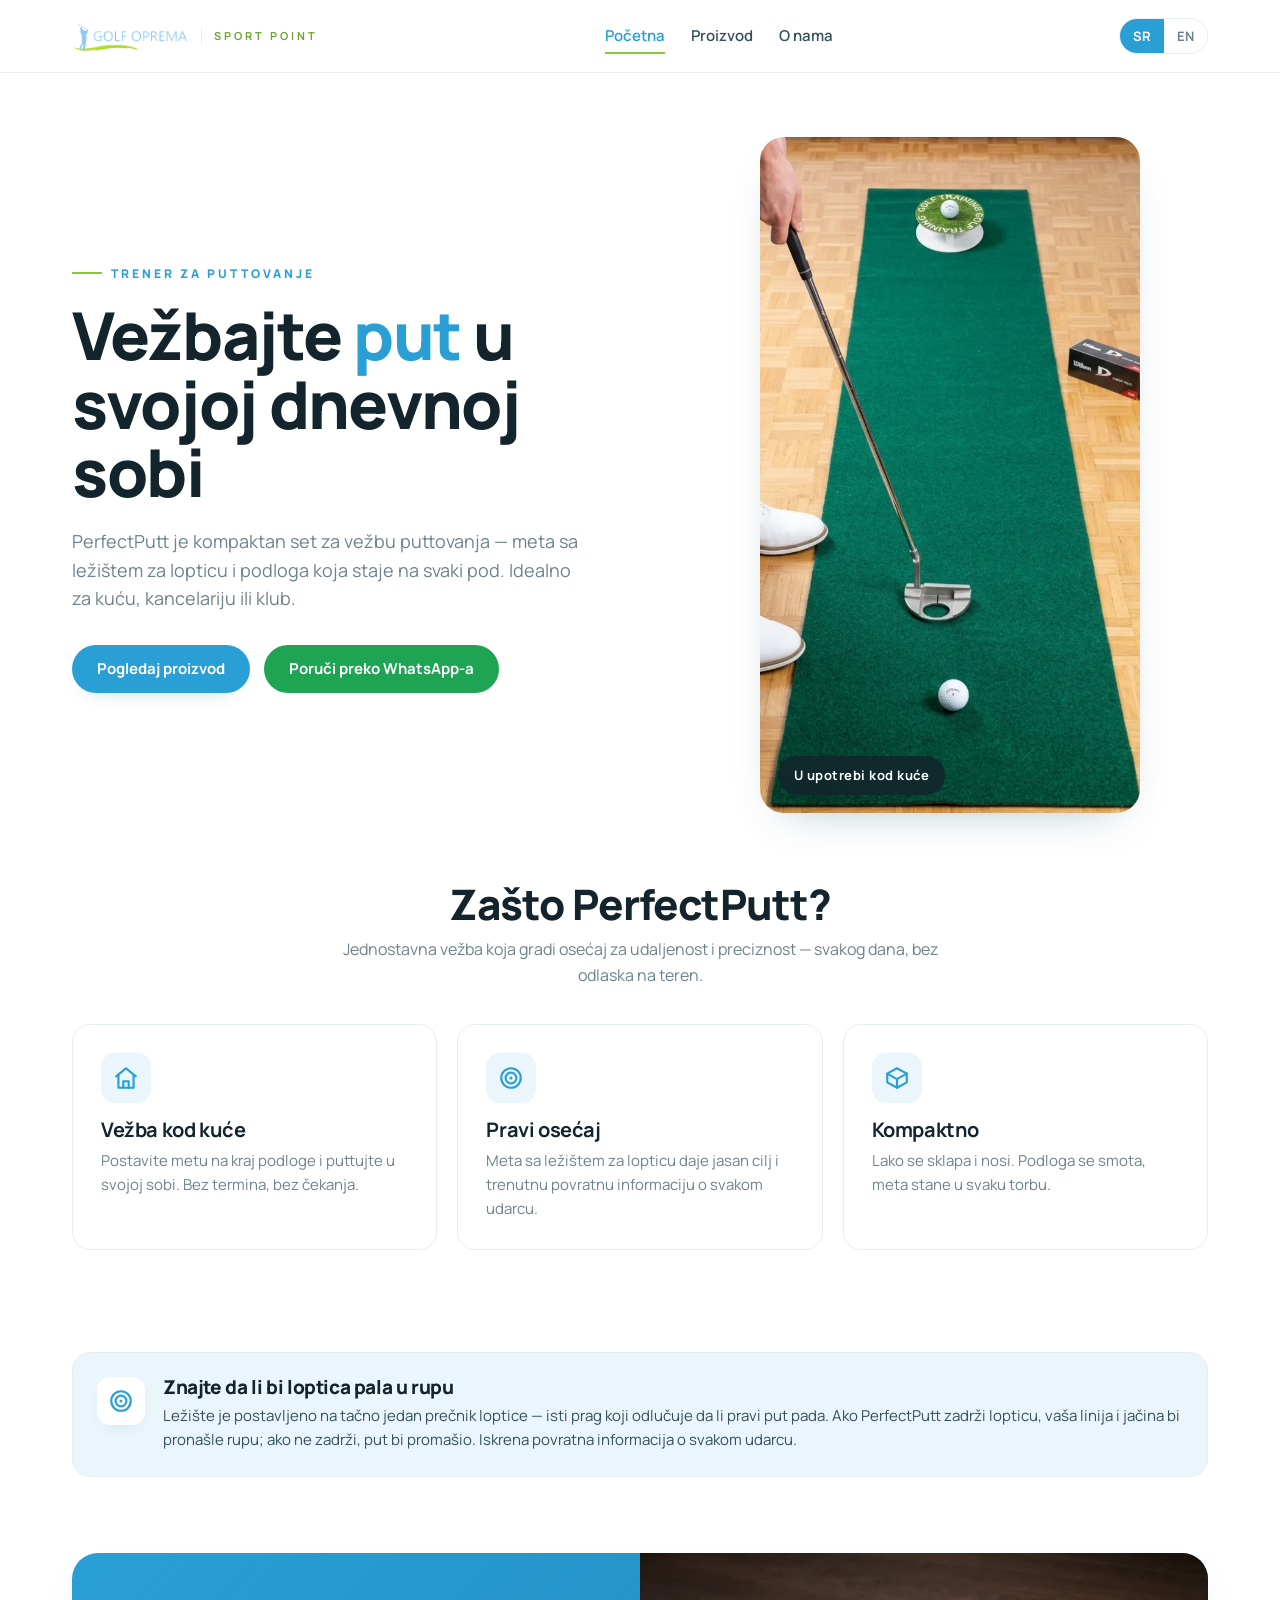
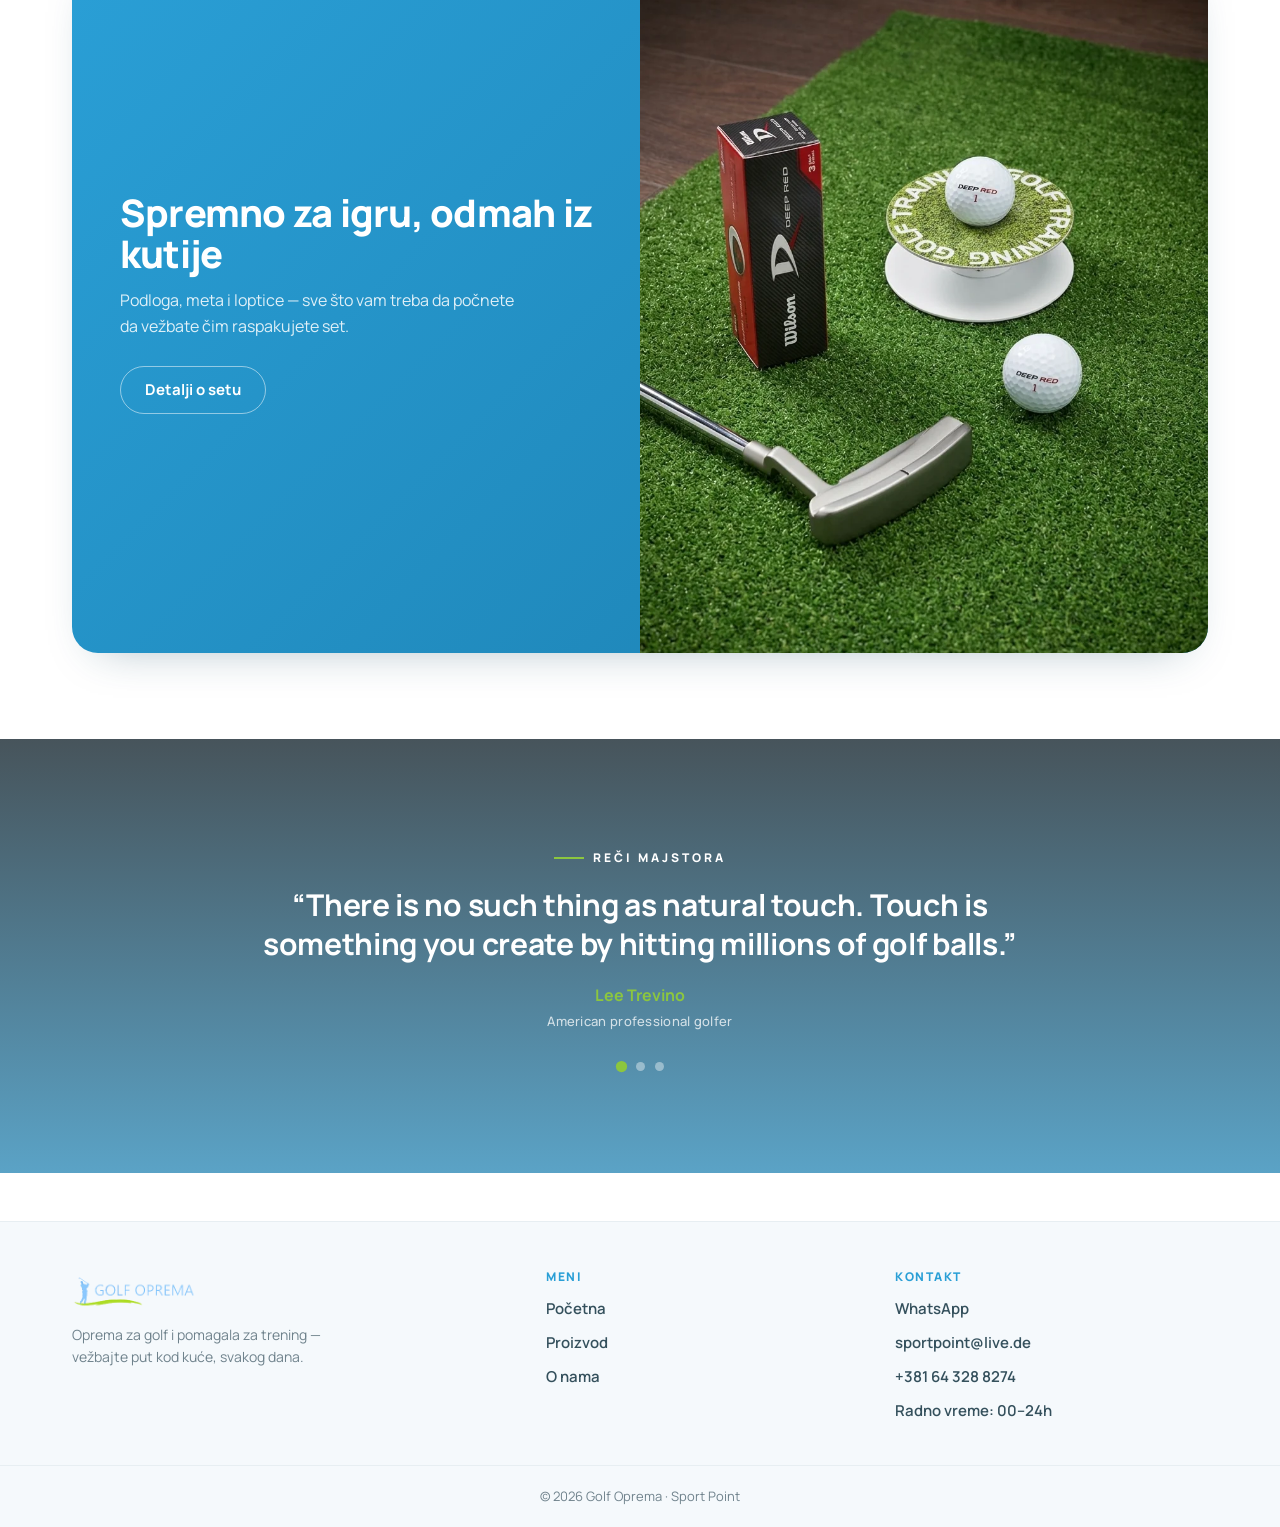
<file: index.html>
<!DOCTYPE html>
<html lang="sr">
<head>
<meta charset="UTF-8">
<meta name="viewport" content="width=device-width, initial-scale=1">
<title>PerfectPutt — trener za puttovanje | Sport Point</title>
<meta name="description" content="Vežbajte put kod kuće. PerfectPutt trener za puttovanje — kompaktan set za preciznu vežbu na svakom podu.">
<link rel="preconnect" href="https://fonts.googleapis.com">
<link rel="preconnect" href="https://fonts.gstatic.com" crossorigin>
<link href="https://fonts.googleapis.com/css2?family=Manrope:wght@400;500;600;700;800&display=swap" rel="stylesheet">
<link rel="stylesheet" href="style.css">
</head>
<body>

<header>
  <div class="wrap bar">
    <a class="brand" href="index.html">
      <img class="logo-img" src="slike/logo.png" alt="Golf Oprema">
      <span class="sub-brand">Sport Point</span>
    </a>
    <nav id="nav">
      <a href="index.html" class="current" data-sr="Početna" data-en="Home">Početna</a>
      <a href="proizvod.html" data-sr="Proizvod" data-en="Product">Proizvod</a>
      <a href="o-nama.html" data-sr="O nama" data-en="About">O nama</a>
    </nav>
    <div class="head-right">
      <div class="lang" role="group" aria-label="Language">
        <button id="sr" class="active" onclick="setLang('sr')">SR</button>
        <button id="en" onclick="setLang('en')">EN</button>
      </div>
      <button class="menu-toggle" aria-label="Menu" onclick="toggleMenu()"><span></span><span></span><span></span></button>
    </div>
  </div>
</header>

<section class="hero">
  <div class="wrap hero-grid">
    <div>
      <span class="eyebrow" data-sr="Trener za puttovanje" data-en="Putting trainer">Trener za puttovanje</span>
      <h1 data-sr='Vežbajte <em>put</em> u svojoj dnevnoj sobi' data-en='Practice your <em>putt</em> in your living room'></h1>
      <p data-sr="PerfectPutt je kompaktan set za vežbu puttovanja &mdash; meta sa ležištem za lopticu i podloga koja staje na svaki pod. Idealno za kuću, kancelariju ili klub." data-en="PerfectPutt is a compact putting practice set &mdash; a target with a ball seat and a mat that fits any floor. Ideal for home, office or club."></p>
      <div class="hero-cta">
        <a class="btn btn-primary" href="proizvod.html" data-sr="Pogledaj proizvod" data-en="View the product"></a>
        <a class="btn wa" data-order="wa" target="_blank" rel="noopener" data-sr="Poruči preko WhatsApp-a" data-en="Order via WhatsApp"></a>
      </div>
    </div>
    <div class="hero-media">
      <video src="slike/perfectputt-video.mp4" poster="slike/in_action1.webp" autoplay muted loop playsinline preload="auto" aria-label="PerfectPutt trener u upotrebi"></video>
      <span class="badge" data-sr="U upotrebi kod kuće" data-en="In use at home"></span>
    </div>
  </div>
</section>

<section>
  <div class="wrap">
    <div class="sec-head">
      <h2 data-sr="Zašto PerfectPutt?" data-en="Why PerfectPutt?"></h2>
      <p data-sr="Jednostavna vežba koja gradi osećaj za udaljenost i preciznost &mdash; svakog dana, bez odlaska na teren." data-en="Simple practice that builds touch and accuracy &mdash; every day, without going to the course."></p>
    </div>
    <div class="features">
      <div class="feat">
        <div class="ico"><svg viewBox="0 0 24 24" fill="none" stroke="currentColor" stroke-width="2" stroke-linecap="round" stroke-linejoin="round"><path d="M3 10.5 12 3l9 7.5"/><path d="M5 9.5V21h14V9.5"/><path d="M9.5 21v-6h5v6"/></svg></div>
        <h3 data-sr="Vežba kod kuće" data-en="Practice at home"></h3>
        <p data-sr="Postavite metu na kraj podloge i puttujte u svojoj sobi. Bez termina, bez čekanja." data-en="Place the target at the end of the mat and putt in your own room. No bookings, no waiting."></p>
      </div>
      <div class="feat">
        <div class="ico"><svg viewBox="0 0 24 24" fill="none" stroke="currentColor" stroke-width="2" stroke-linecap="round" stroke-linejoin="round"><circle cx="12" cy="12" r="9"/><circle cx="12" cy="12" r="5"/><circle cx="12" cy="12" r="1.4" fill="currentColor" stroke="none"/></svg></div>
        <h3 data-sr="Pravi osećaj" data-en="Real feel"></h3>
        <p data-sr="Meta sa ležištem za lopticu daje jasan cilj i trenutnu povratnu informaciju o svakom udarcu." data-en="A target with a ball seat gives a clear goal and instant feedback on every stroke."></p>
      </div>
      <div class="feat">
        <div class="ico"><svg viewBox="0 0 24 24" fill="none" stroke="currentColor" stroke-width="2" stroke-linecap="round" stroke-linejoin="round"><path d="M21 8 12 3 3 8v8l9 5 9-5V8z"/><path d="m3 8 9 5 9-5"/><path d="M12 13v8"/></svg></div>
        <h3 data-sr="Kompaktno" data-en="Compact"></h3>
        <p data-sr="Lako se sklapa i nosi. Podloga se smota, meta stane u svaku torbu." data-en="Folds and carries easily. The mat rolls up and the target fits any bag."></p>
      </div>
    </div>
  </div>
</section>

<section>
  <div class="wrap">
    <div class="usp">
      <div class="usp-ico"><svg viewBox="0 0 24 24" fill="none" stroke="currentColor" stroke-width="2" stroke-linecap="round" stroke-linejoin="round"><circle cx="12" cy="12" r="9"/><circle cx="12" cy="12" r="5"/><circle cx="12" cy="12" r="1.4" fill="currentColor" stroke="none"/></svg></div>
      <div class="usp-txt">
        <h3 data-sr="Znajte da li bi loptica pala u rupu" data-en="Know if it would have dropped"></h3>
        <p data-sr="Ležište je postavljeno na tačno jedan prečnik loptice &mdash; isti prag koji odlučuje da li pravi put pada. Ako PerfectPutt zadrži lopticu, vaša linija i jačina bi pronašle rupu; ako ne zadrži, put bi promašio. Iskrena povratna informacija o svakom udarcu." data-en="The catch sits at exactly one ball-diameter in height &mdash; the same threshold that decides whether a real putt falls. If PerfectPutt holds the ball, your line and pace would have found the cup; if it doesn't, the putt would have stayed out. Honest make-or-miss feedback on every stroke."></p>
      </div>
    </div>
  </div>
</section>

<section>
  <div class="wrap">
    <div class="band">
      <div class="txt">
        <h2 data-sr="Spremno za igru, odmah iz kutije" data-en="Ready to play, straight out of the box"></h2>
        <p data-sr="Podloga, meta i loptice &mdash; sve što vam treba da počnete da vežbate čim raspakujete set." data-en="Mat, target and balls &mdash; everything you need to start practising the moment you unpack the set."></p>
        <a class="btn btn-ghost" style="color:#fff;border-color:rgba(255,255,255,.5)" href="proizvod.html" data-sr="Detalji o setu" data-en="Set details"></a>
      </div>
      <img src="slike/set.webp" alt="PerfectPutt set">
    </div>
  </div>
</section>

<section class="quotes">
  <video class="quotes-bg" src="slike/golfers.mp4" autoplay muted loop playsinline preload="auto" aria-hidden="true"></video>
  <div class="quotes-overlay"></div>
  <div class="wrap quotes-inner">
    <span class="eyebrow" data-sr="Reči majstora" data-en="Words of the masters">Reči majstora</span>
    <div id="quoteBox">
      <figure class="quote active">
        <blockquote>There is no such thing as natural touch. Touch is something you create by hitting millions of golf balls.</blockquote>
        <cite>Lee Trevino<span>American professional golfer</span></cite>
      </figure>
      <figure class="quote">
        <blockquote>Golf is the only game I know where you call a foul on yourself.</blockquote>
        <cite>Joe Torre<span>American baseball executive</span></cite>
      </figure>
      <figure class="quote">
        <blockquote>They call it golf because all the other four-letter words were taken.</blockquote>
        <cite>Ray Floyd<span>American professional golfer</span></cite>
      </figure>
    </div>
    <div class="dots" id="quoteDots"></div>
  </div>
</section>

<footer>
  <div class="wrap foot">
    <div class="foot-brand">
      <img src="slike/logo.png" alt="Golf Oprema">
      <p data-sr="Oprema za golf i pomagala za trening &mdash; vežbajte put kod kuće, svakog dana." data-en="Golf equipment and training aids &mdash; practise your putt at home, every day."></p>
    </div>
    <div class="foot-col">
      <h4 data-sr="Meni" data-en="Menu"></h4>
      <a href="index.html" data-sr="Početna" data-en="Home"></a>
      <a href="proizvod.html" data-sr="Proizvod" data-en="Product"></a>
      <a href="o-nama.html" data-sr="O nama" data-en="About"></a>
    </div>
    <div class="foot-col">
      <h4 data-sr="Kontakt" data-en="Contact"></h4>
      <a data-order="wa" target="_blank" rel="noopener">WhatsApp</a>
      <a href="mailto:sportpoint@live.de">sportpoint@live.de</a>
      <a href="tel:+381643288274">+381 64 328 8274</a>
      <span data-sr="Radno vreme: 00&ndash;24h" data-en="Open: 00&ndash;24h"></span>
    </div>
  </div>
  <div class="foot-bottom">
    <span>&copy; <span id="year"></span> Golf Oprema &middot; Sport Point</span>
  </div>
</footer>

<script src="app.js"></script>
</body>
</html>
</file>
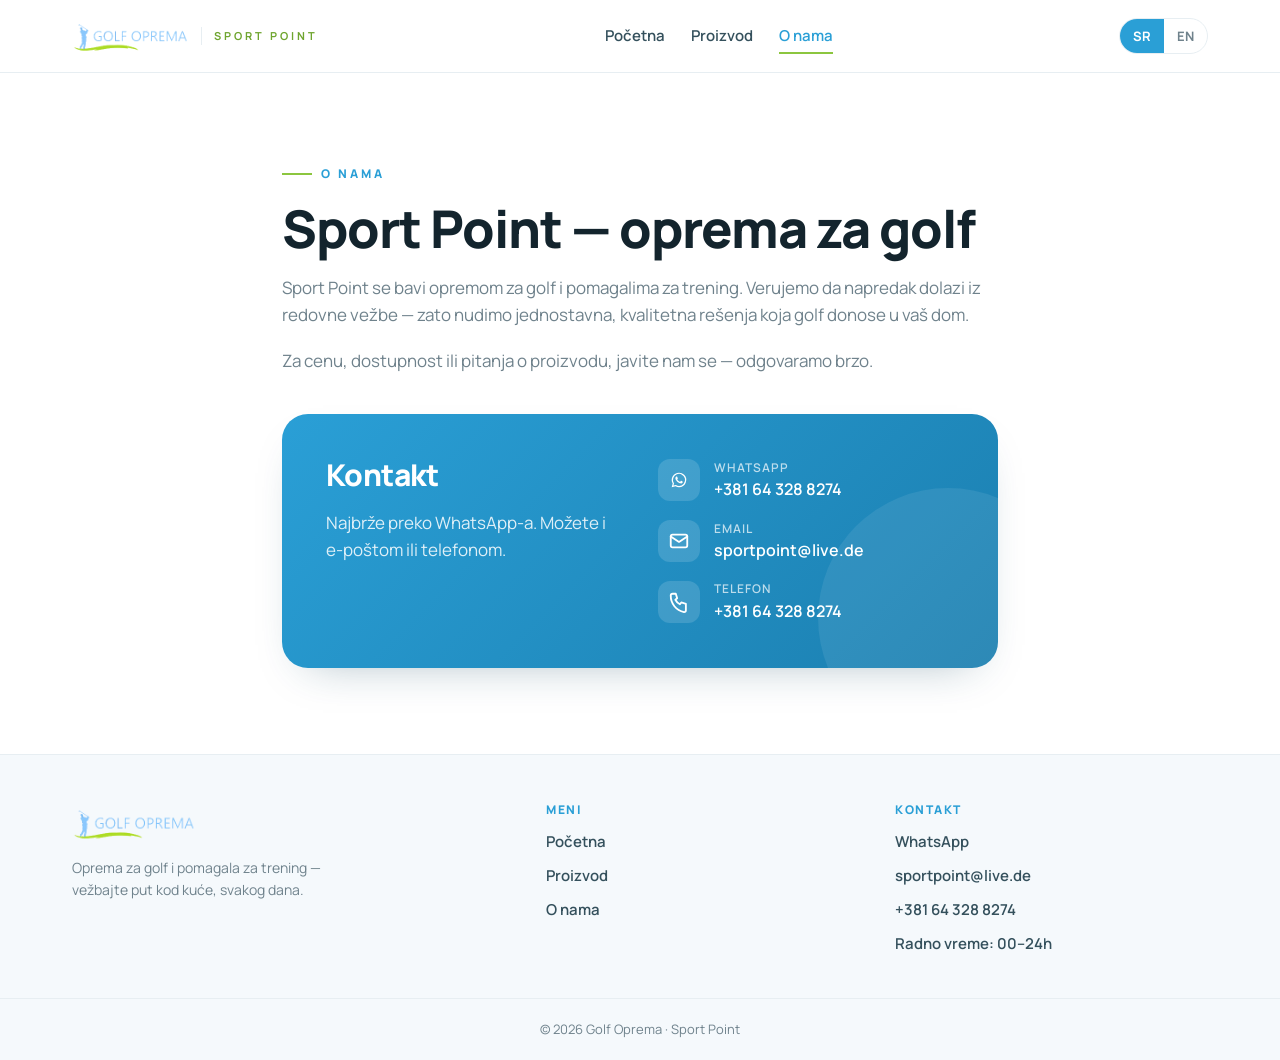
<file: o-nama.html>
<!DOCTYPE html>
<html lang="sr">
<head>
<meta charset="UTF-8">
<meta name="viewport" content="width=device-width, initial-scale=1">
<title>O nama i kontakt | Sport Point</title>
<meta name="description" content="Sport Point — oprema za golf. Kontaktirajte nas putem WhatsApp-a, e-pošte ili telefona.">
<link rel="preconnect" href="https://fonts.googleapis.com">
<link rel="preconnect" href="https://fonts.gstatic.com" crossorigin>
<link href="https://fonts.googleapis.com/css2?family=Manrope:wght@400;500;600;700;800&display=swap" rel="stylesheet">
<link rel="stylesheet" href="style.css">
</head>
<body>

<header>
  <div class="wrap bar">
    <a class="brand" href="index.html">
      <img class="logo-img" src="slike/logo.png" alt="Golf Oprema">
      <span class="sub-brand">Sport Point</span>
    </a>
    <nav id="nav">
      <a href="index.html" data-sr="Početna" data-en="Home">Početna</a>
      <a href="proizvod.html" data-sr="Proizvod" data-en="Product">Proizvod</a>
      <a href="o-nama.html" class="current" data-sr="O nama" data-en="About">O nama</a>
    </nav>
    <div class="head-right">
      <div class="lang" role="group" aria-label="Language">
        <button id="sr" class="active" onclick="setLang('sr')">SR</button>
        <button id="en" onclick="setLang('en')">EN</button>
      </div>
      <button class="menu-toggle" aria-label="Menu" onclick="toggleMenu()"><span></span><span></span><span></span></button>
    </div>
  </div>
</header>

<section>
  <div class="wrap about">
    <span class="eyebrow" data-sr="O nama" data-en="About us">O nama</span>
    <h1 data-sr="Sport Point &mdash; oprema za golf" data-en="Sport Point &mdash; golf equipment"></h1>
    <p data-sr="Sport Point se bavi opremom za golf i pomagalima za trening. Verujemo da napredak dolazi iz redovne vežbe &mdash; zato nudimo jednostavna, kvalitetna rešenja koja golf donose u vaš dom." data-en="Sport Point specialises in golf equipment and training aids. We believe progress comes from regular practice &mdash; that's why we offer simple, quality solutions that bring golf into your home."></p>
    <p data-sr="Za cenu, dostupnost ili pitanja o proizvodu, javite nam se &mdash; odgovaramo brzo." data-en="For price, availability or any questions about the product, get in touch &mdash; we reply fast."></p>

    <div class="contact-card">
      <div>
        <h2 data-sr="Kontakt" data-en="Get in touch"></h2>
        <p class="ct-intro" data-sr="Najbrže preko WhatsApp-a. Možete i e-poštom ili telefonom." data-en="Fastest via WhatsApp. Email or phone work too."></p>
      </div>
      <div class="contact-list">
        <a data-order="wa" target="_blank" rel="noopener">
          <span class="ico"><svg viewBox="0 0 24 24" fill="currentColor"><path d="M17.6 6.32A7.85 7.85 0 0 0 12.05 4a7.94 7.94 0 0 0-6.9 11.9L4 20l4.2-1.1a7.93 7.93 0 0 0 3.8.97h.004A7.94 7.94 0 0 0 17.6 6.32zM12.05 18.5a6.6 6.6 0 0 1-3.36-.92l-.24-.14-2.5.65.67-2.43-.16-.25a6.59 6.59 0 1 1 5.59 3.09zm3.62-4.93c-.2-.1-1.17-.58-1.35-.64-.18-.07-.31-.1-.44.1-.13.2-.5.64-.62.77-.11.13-.23.15-.43.05a5.4 5.4 0 0 1-1.59-.98 6 6 0 0 1-1.1-1.37c-.11-.2-.01-.3.09-.4.09-.09.2-.23.3-.35.1-.12.13-.2.2-.34.06-.13.03-.25-.02-.35-.05-.1-.44-1.07-.6-1.46-.16-.38-.32-.33-.44-.34h-.38c-.13 0-.35.05-.53.25-.18.2-.7.68-.7 1.66 0 .98.71 1.92.81 2.06.1.13 1.4 2.14 3.4 3 .47.2.84.33 1.13.42.48.15.91.13 1.25.08.38-.06 1.17-.48 1.34-.94.16-.46.16-.86.11-.94-.05-.08-.18-.13-.38-.23z"/></svg></span>
          <span><small>WhatsApp</small>+381 64 328 8274</span>
        </a>
        <a href="mailto:sportpoint@live.de">
          <span class="ico"><svg viewBox="0 0 24 24" fill="none" stroke="currentColor" stroke-width="2" stroke-linecap="round" stroke-linejoin="round"><rect x="3" y="5" width="18" height="14" rx="2"/><path d="m3 7 9 6 9-6"/></svg></span>
          <span><small>Email</small>sportpoint@live.de</span>
        </a>
        <a href="tel:+381643288274">
          <span class="ico"><svg viewBox="0 0 24 24" fill="none" stroke="currentColor" stroke-width="2" stroke-linecap="round" stroke-linejoin="round"><path d="M5 3h3.5l1.5 5-2 1.5a12 12 0 0 0 5 5l1.5-2 5 1.5V21a2 2 0 0 1-2 2A18 18 0 0 1 3 5a2 2 0 0 1 2-2z"/></svg></span>
          <span><small data-sr="Telefon" data-en="Phone">Telefon</small>+381 64 328 8274</span>
        </a>
      </div>
    </div>
  </div>
</section>

<footer>
  <div class="wrap foot">
    <div class="foot-brand">
      <img src="slike/logo.png" alt="Golf Oprema">
      <p data-sr="Oprema za golf i pomagala za trening &mdash; vežbajte put kod kuće, svakog dana." data-en="Golf equipment and training aids &mdash; practise your putt at home, every day."></p>
    </div>
    <div class="foot-col">
      <h4 data-sr="Meni" data-en="Menu"></h4>
      <a href="index.html" data-sr="Početna" data-en="Home"></a>
      <a href="proizvod.html" data-sr="Proizvod" data-en="Product"></a>
      <a href="o-nama.html" data-sr="O nama" data-en="About"></a>
    </div>
    <div class="foot-col">
      <h4 data-sr="Kontakt" data-en="Contact"></h4>
      <a data-order="wa" target="_blank" rel="noopener">WhatsApp</a>
      <a href="mailto:sportpoint@live.de">sportpoint@live.de</a>
      <a href="tel:+381643288274">+381 64 328 8274</a>
      <span data-sr="Radno vreme: 00&ndash;24h" data-en="Open: 00&ndash;24h"></span>
    </div>
  </div>
  <div class="foot-bottom">
    <span>&copy; <span id="year"></span> Golf Oprema &middot; Sport Point</span>
  </div>
</footer>

<script src="app.js"></script>
</body>
</html>
</file>
<file: style.css>
/* ===== Golf Oprema · Sport Point — shared styles ===== */
:root{
  --blue:#2a9fd6;        /* primary — from logo lettering */
  --blue-deep:#1b7fb0;
  --blue-soft:#eaf6fc;
  --lime:#8cc63f;        /* from logo swoosh */
  --lime-deep:#6fa52f;
  --lime-soft:#f1f7e3;
  --ink:#13242d;
  --slate:#34505c;
  --muted:#6f828c;
  --line:#e7eef2;
  --bg:#ffffff;
  --bg-tint:#f5f9fc;
  --shadow:0 18px 44px -26px rgba(20,70,95,.40);
  --shadow-sm:0 8px 22px -16px rgba(20,70,95,.45);
  --radius:18px;
}
*{box-sizing:border-box;margin:0;padding:0}
html{scroll-behavior:smooth}
body{
  font-family:'Manrope',system-ui,-apple-system,sans-serif;color:var(--ink);background:var(--bg);
  line-height:1.6;-webkit-font-smoothing:antialiased;text-rendering:optimizeLegibility;overflow-x:hidden;
}
img{max-width:100%;display:block}
a{color:inherit}
h1,h2,h3,h4{letter-spacing:-.02em;line-height:1.1}
h1,h2,h3,h4,p,li,blockquote{overflow-wrap:break-word}
.wrap{max-width:1180px;margin:0 auto;padding:0 22px}

/* Header */
header{position:sticky;top:0;z-index:50;backdrop-filter:saturate(1.15) blur(10px);background:rgba(255,255,255,.85);border-bottom:1px solid var(--line)}
.bar{display:flex;align-items:center;justify-content:space-between;gap:18px;height:72px}
.brand{display:flex;align-items:center;gap:12px;text-decoration:none;color:var(--ink)}
.brand .logo-img{height:38px;width:auto}
.brand .sub-brand{font-size:11px;letter-spacing:3px;text-transform:uppercase;color:var(--lime-deep);font-weight:700;padding-left:12px;border-left:1px solid var(--line)}
nav{display:flex;align-items:center;gap:26px}
nav a{text-decoration:none;color:var(--slate);font-weight:600;font-size:15px;position:relative}
nav a::after{content:"";position:absolute;left:0;bottom:-6px;height:2px;width:0;background:var(--lime);transition:width .25s}
nav a:hover::after,nav a.current::after{width:100%}
nav a.current{color:var(--blue)}
.head-right{display:flex;align-items:center;gap:12px}
.lang{display:flex;border:1px solid var(--line);border-radius:999px;overflow:hidden;font-size:13px;font-weight:700}
.lang button{border:0;background:transparent;padding:7px 13px;cursor:pointer;color:var(--muted);font:inherit}
.lang button.active{background:var(--blue);color:#fff}
.menu-toggle{display:none;border:0;background:transparent;cursor:pointer;padding:6px}
.menu-toggle span{display:block;width:24px;height:2px;background:var(--ink);margin:5px 0;transition:.3s}

/* Buttons */
.btn{display:inline-flex;align-items:center;justify-content:center;gap:9px;text-decoration:none;font-weight:700;font-size:15px;line-height:1.2;white-space:nowrap;padding:14px 24px;border-radius:999px;cursor:pointer;border:1.5px solid transparent;transition:transform .15s,box-shadow .2s,background .2s}
.btn:active{transform:translateY(1px)}
.btn-primary{background:var(--blue);color:#fff;box-shadow:var(--shadow-sm)}
.btn-primary:hover{background:var(--blue-deep)}
.btn-ghost{background:transparent;color:var(--blue);border-color:var(--blue)}
.btn-ghost:hover{background:var(--blue-soft)}
.wa{background:#1ea453;color:#fff}
.wa:hover{background:#178a45}
.mail{background:transparent;color:var(--slate);border:1.5px solid var(--line)}
.mail:hover{border-color:var(--blue);color:var(--blue)}

/* Hero (landing) */
.hero{position:relative;padding:64px 0 30px}
.hero-grid{display:grid;grid-template-columns:1.05fr .95fr;gap:48px;align-items:center}
.hero-grid>*{min-width:0}
.eyebrow{display:inline-flex;align-items:center;gap:9px;font-size:12px;letter-spacing:3px;text-transform:uppercase;color:var(--blue);font-weight:800;margin-bottom:18px}
.eyebrow::before{content:"";width:30px;height:2px;background:var(--lime)}
.hero h1{font-weight:800;font-size:clamp(38px,5.4vw,66px);line-height:1.04;color:var(--ink)}
.hero h1 em{font-style:normal;color:var(--blue)}
.hero p{margin-top:20px;max-width:46ch;font-size:18px;color:var(--muted)}
.hero-cta{margin-top:32px;display:flex;flex-wrap:wrap;gap:14px}
.hero-media{position:relative;border-radius:24px;overflow:hidden;box-shadow:var(--shadow);aspect-ratio:478/850;width:100%;max-width:380px;margin-inline:auto}
.hero-media img,.hero-media video{width:100%;height:100%;object-fit:cover;display:block}
.hero-media .badge{position:absolute;left:18px;bottom:18px;background:rgba(19,36,45,.82);color:#fff;padding:9px 16px;border-radius:999px;font-size:13px;font-weight:700;letter-spacing:.5px;backdrop-filter:blur(4px)}
@media(max-width:860px){.hero-grid{grid-template-columns:1fr;gap:30px}.hero-media{max-width:340px}}

/* Sections */
section{padding:38px 0}
.sec-head{text-align:center;max-width:60ch;margin:0 auto 36px}
.sec-head h2{font-weight:800;font-size:clamp(28px,4vw,42px);color:var(--ink)}
.sec-head p{color:var(--muted);font-size:16px;margin-top:10px}

/* Feature cards */
.features{display:grid;grid-template-columns:repeat(3,1fr);gap:20px}
.feat{background:var(--bg);border:1px solid var(--line);border-radius:var(--radius);padding:28px;transition:transform .2s,box-shadow .25s,border-color .2s}
.feat:hover{transform:translateY(-4px);box-shadow:var(--shadow);border-color:transparent}
.feat .ico{width:50px;height:50px;border-radius:14px;background:var(--blue-soft);display:grid;place-items:center;margin-bottom:16px}
.feat .ico svg{width:26px;height:26px;color:var(--blue)}
.feat h3{font-weight:700;font-size:20px;color:var(--ink);margin-bottom:8px}
.feat p{color:var(--muted);font-size:15px}
@media(max-width:760px){.features{grid-template-columns:1fr}}

/* Showcase band */
.band{background:linear-gradient(135deg,var(--blue) 0%,var(--blue-deep) 100%);color:#fff;border-radius:26px;overflow:hidden;display:grid;grid-template-columns:1fr 1fr;align-items:center;box-shadow:var(--shadow)}
.band .txt{padding:48px}
.band h2{font-weight:800;font-size:clamp(26px,3.4vw,38px);line-height:1.08;margin-bottom:14px}
.band p{color:rgba(255,255,255,.85);margin-bottom:26px;max-width:40ch}
.band img{width:100%;height:100%;object-fit:cover;min-height:300px}
@media(max-width:760px){.band{grid-template-columns:1fr}.band .txt{padding:34px}}

/* Product page */
.product{display:grid;grid-template-columns:1.1fr 1fr;gap:46px;padding-top:46px}
.gallery .main{border-radius:22px;overflow:hidden;box-shadow:var(--shadow);aspect-ratio:4/3;background:var(--bg-tint)}
.gallery .main img,.gallery .main video{width:100%;height:100%;object-fit:cover}
.gallery .main.playing-video{aspect-ratio:478/850;max-width:360px;margin-inline:auto}
#mainImg{cursor:zoom-in}

/* Lightbox */
.lightbox{position:fixed;inset:0;z-index:100;background:rgba(8,20,26,.93);display:none;align-items:center;justify-content:center;padding:24px;-webkit-backdrop-filter:blur(2px);backdrop-filter:blur(2px)}
.lightbox.open{display:flex}
.lb-stage{max-width:min(1100px,92vw);max-height:86vh;display:flex;align-items:center;justify-content:center;margin:0}
.lb-stage img{max-width:100%;max-height:86vh;width:auto;height:auto;object-fit:contain;border-radius:10px;box-shadow:0 30px 80px -20px rgba(0,0,0,.6);-webkit-user-select:none;user-select:none}
.lb-close{position:absolute;top:18px;right:20px;width:44px;height:44px;border:0;border-radius:50%;background:rgba(255,255,255,.12);color:#fff;font-size:26px;line-height:1;cursor:pointer;transition:background .2s}
.lb-close:hover{background:rgba(255,255,255,.24)}
.lb-nav{position:absolute;top:50%;transform:translateY(-50%);width:52px;height:52px;border:0;border-radius:50%;background:rgba(255,255,255,.12);color:#fff;font-size:30px;line-height:1;cursor:pointer;display:grid;place-items:center;transition:background .2s}
.lb-nav:hover{background:rgba(255,255,255,.24)}
.lb-prev{left:18px}
.lb-next{right:18px}
.lb-count{position:absolute;bottom:22px;left:50%;transform:translateX(-50%);color:#fff;font-size:14px;font-weight:600;letter-spacing:.5px;background:rgba(255,255,255,.12);padding:6px 14px;border-radius:999px}
@media(max-width:560px){.lb-nav{width:44px;height:44px;font-size:26px}.lb-prev{left:8px}.lb-next{right:8px}.lb-close{top:10px;right:12px}}
.thumbs{display:flex;gap:12px;margin-top:14px}
.thumbs img{width:84px;height:84px;object-fit:cover;border-radius:12px;cursor:pointer;border:2px solid transparent;transition:.2s;opacity:.65}
.thumbs img:hover,.thumbs img.active{border-color:var(--blue);opacity:1}
.p-info .eyebrow{margin-bottom:14px}
.p-info h1{font-weight:800;font-size:clamp(30px,4vw,46px);color:var(--ink);line-height:1.06}
.p-price{margin-top:16px;font-size:23px;font-weight:700;color:var(--lime-deep)}
.p-info .lead{margin-top:18px;color:var(--muted);font-size:16px}
.p-actions{margin-top:26px;display:flex;gap:12px;flex-wrap:wrap}
.p-actions .btn{flex:1 1 auto;min-width:max-content}
.includes{margin-top:30px;border-top:1px solid var(--line);padding-top:22px}
.includes h4{font-size:13px;letter-spacing:1.5px;text-transform:uppercase;color:var(--blue);font-weight:800;margin-bottom:14px}
.includes ul{list-style:none;display:grid;gap:11px}
.includes li{display:flex;gap:11px;align-items:flex-start;font-size:15px;color:var(--slate)}
.includes li::before{content:"";flex-shrink:0;width:19px;height:19px;margin-top:1px;background:var(--blue);-webkit-mask:url("data:image/svg+xml,%3Csvg xmlns='http://www.w3.org/2000/svg' viewBox='0 0 24 24' fill='none' stroke='%23000' stroke-width='3' stroke-linecap='round' stroke-linejoin='round'%3E%3Cpath d='M5 12.5 10 17.5 19 7'/%3E%3C/svg%3E") center/contain no-repeat;mask:url("data:image/svg+xml,%3Csvg xmlns='http://www.w3.org/2000/svg' viewBox='0 0 24 24' fill='none' stroke='%23000' stroke-width='3' stroke-linecap='round' stroke-linejoin='round'%3E%3Cpath d='M5 12.5 10 17.5 19 7'/%3E%3C/svg%3E") center/contain no-repeat}
@media(max-width:860px){.product{grid-template-columns:1fr;gap:30px}.gallery .main.playing-video{max-width:340px}}

/* USP highlight */
.usp{display:flex;gap:18px;align-items:flex-start;background:var(--blue-soft);border:1px solid var(--line);border-radius:var(--radius);padding:24px;margin-top:26px}
.usp .usp-ico{flex-shrink:0;width:48px;height:48px;border-radius:13px;background:#fff;display:grid;place-items:center;color:var(--blue);box-shadow:var(--shadow-sm)}
.usp .usp-ico svg{width:26px;height:26px}
.usp h3{font-weight:800;font-size:19px;color:var(--ink);margin-bottom:6px}
.usp p{color:var(--slate);font-size:15px}
@media(max-width:480px){.usp{flex-direction:column;gap:14px}}

/* About / Contact */
.about{padding-top:46px;max-width:760px}
.about h1{font-weight:800;font-size:clamp(32px,5vw,52px);color:var(--ink);line-height:1.05}
.about p{margin-top:18px;font-size:17px;color:var(--muted)}
.contact-card{margin-top:40px;background:linear-gradient(135deg,var(--blue) 0%,var(--blue-deep) 100%);color:#fff;border-radius:26px;padding:44px;display:grid;grid-template-columns:1fr 1fr;gap:36px;box-shadow:var(--shadow);position:relative;overflow:hidden}
.contact-card::after{content:"";position:absolute;right:-80px;bottom:-80px;width:260px;height:260px;border-radius:50%;background:rgba(255,255,255,.08)}
.contact-card h2{font-weight:800;font-size:30px;margin-bottom:12px}
.contact-card .ct-intro{color:rgba(255,255,255,.85)}
.contact-list{display:flex;flex-direction:column;gap:16px;position:relative;z-index:1}
.contact-list a{color:#fff;text-decoration:none;display:flex;gap:14px;align-items:center;font-weight:600}
.contact-list .ico{width:42px;height:42px;border-radius:12px;background:rgba(255,255,255,.14);display:grid;place-items:center;flex-shrink:0}
.contact-list .ico svg{width:22px;height:22px;color:#fff}
.contact-list small{display:block;color:rgba(255,255,255,.7);font-size:12px;letter-spacing:1px;text-transform:uppercase}
@media(max-width:680px){.contact-card{grid-template-columns:1fr;padding:32px}}

/* Quotes over video */
.quotes{position:relative;margin-top:48px;min-height:340px;display:grid;place-items:center;overflow:hidden}
.quotes-bg{position:absolute;inset:0;width:100%;height:100%;object-fit:cover;z-index:0}
.quotes-overlay{position:absolute;inset:0;z-index:1;background:linear-gradient(180deg,rgba(19,36,45,.78),rgba(27,127,176,.72))}
.quotes-inner{position:relative;z-index:2;text-align:center;color:#fff;padding:64px 22px}
.quotes-inner .eyebrow{color:#fff;justify-content:center}
.quotes-inner .eyebrow::before{background:var(--lime)}
.quote{display:none;max-width:760px;margin:0 auto}
.quote.active{display:block;animation:quoteIn .6s ease}
.quote blockquote{font-size:clamp(20px,2.6vw,30px);font-weight:700;line-height:1.3;letter-spacing:-.01em}
.quote blockquote::before{content:"\201C"}
.quote blockquote::after{content:"\201D"}
.quote cite{display:block;margin-top:20px;font-style:normal;font-weight:700;color:var(--lime)}
.quote cite span{display:block;font-weight:500;font-size:13px;color:rgba(255,255,255,.75);margin-top:2px;letter-spacing:.3px}
@keyframes quoteIn{from{opacity:0;transform:translateY(10px)}to{opacity:1;transform:none}}
.dots{display:flex;justify-content:center;gap:10px;margin-top:30px}
.dots button{width:9px;height:9px;border-radius:50%;border:0;background:rgba(255,255,255,.4);cursor:pointer;padding:0;transition:.2s}
.dots button.active{background:var(--lime);transform:scale(1.25)}

/* Footer */
footer{margin-top:48px;background:var(--bg-tint);border-top:1px solid var(--line)}
.foot{display:grid;grid-template-columns:1.4fr 1fr 1fr;gap:36px;padding:48px 22px 32px}
.foot-brand img{height:40px;width:auto;margin-bottom:14px}
.foot-brand p{color:var(--muted);font-size:14px;max-width:34ch}
.foot-col h4{font-size:12px;letter-spacing:1.5px;text-transform:uppercase;color:var(--blue);font-weight:800;margin-bottom:14px}
.foot-col a,.foot-col span{display:block;text-decoration:none;color:var(--slate);font-size:15px;font-weight:600;margin-bottom:10px}
.foot-col a:hover{color:var(--blue)}
.foot-bottom{border-top:1px solid var(--line);padding:20px 22px;color:var(--muted);font-size:13px;text-align:center}
@media(max-width:760px){.foot{grid-template-columns:1fr 1fr;gap:28px}.foot-brand{grid-column:1/-1}}
@media(max-width:460px){.foot{grid-template-columns:1fr}}

/* Stack action buttons full-width on small screens */
@media(max-width:560px){
  .hero-cta,.p-actions{flex-direction:column;align-items:stretch}
  .hero-cta .btn,.p-actions .btn{width:100%}
}

/* Mobile nav */
@media(max-width:760px){
  nav{position:fixed;inset:72px 0 auto 0;flex-direction:column;background:#fff;padding:22px;gap:18px;border-bottom:1px solid var(--line);transform:translateY(-160%);visibility:hidden;transition:transform .3s,visibility .3s;align-items:flex-start;box-shadow:var(--shadow)}
  nav.open{transform:translateY(0);visibility:visible}
  .menu-toggle{display:block}
  .brand .sub-brand{display:none}
}
</file>
